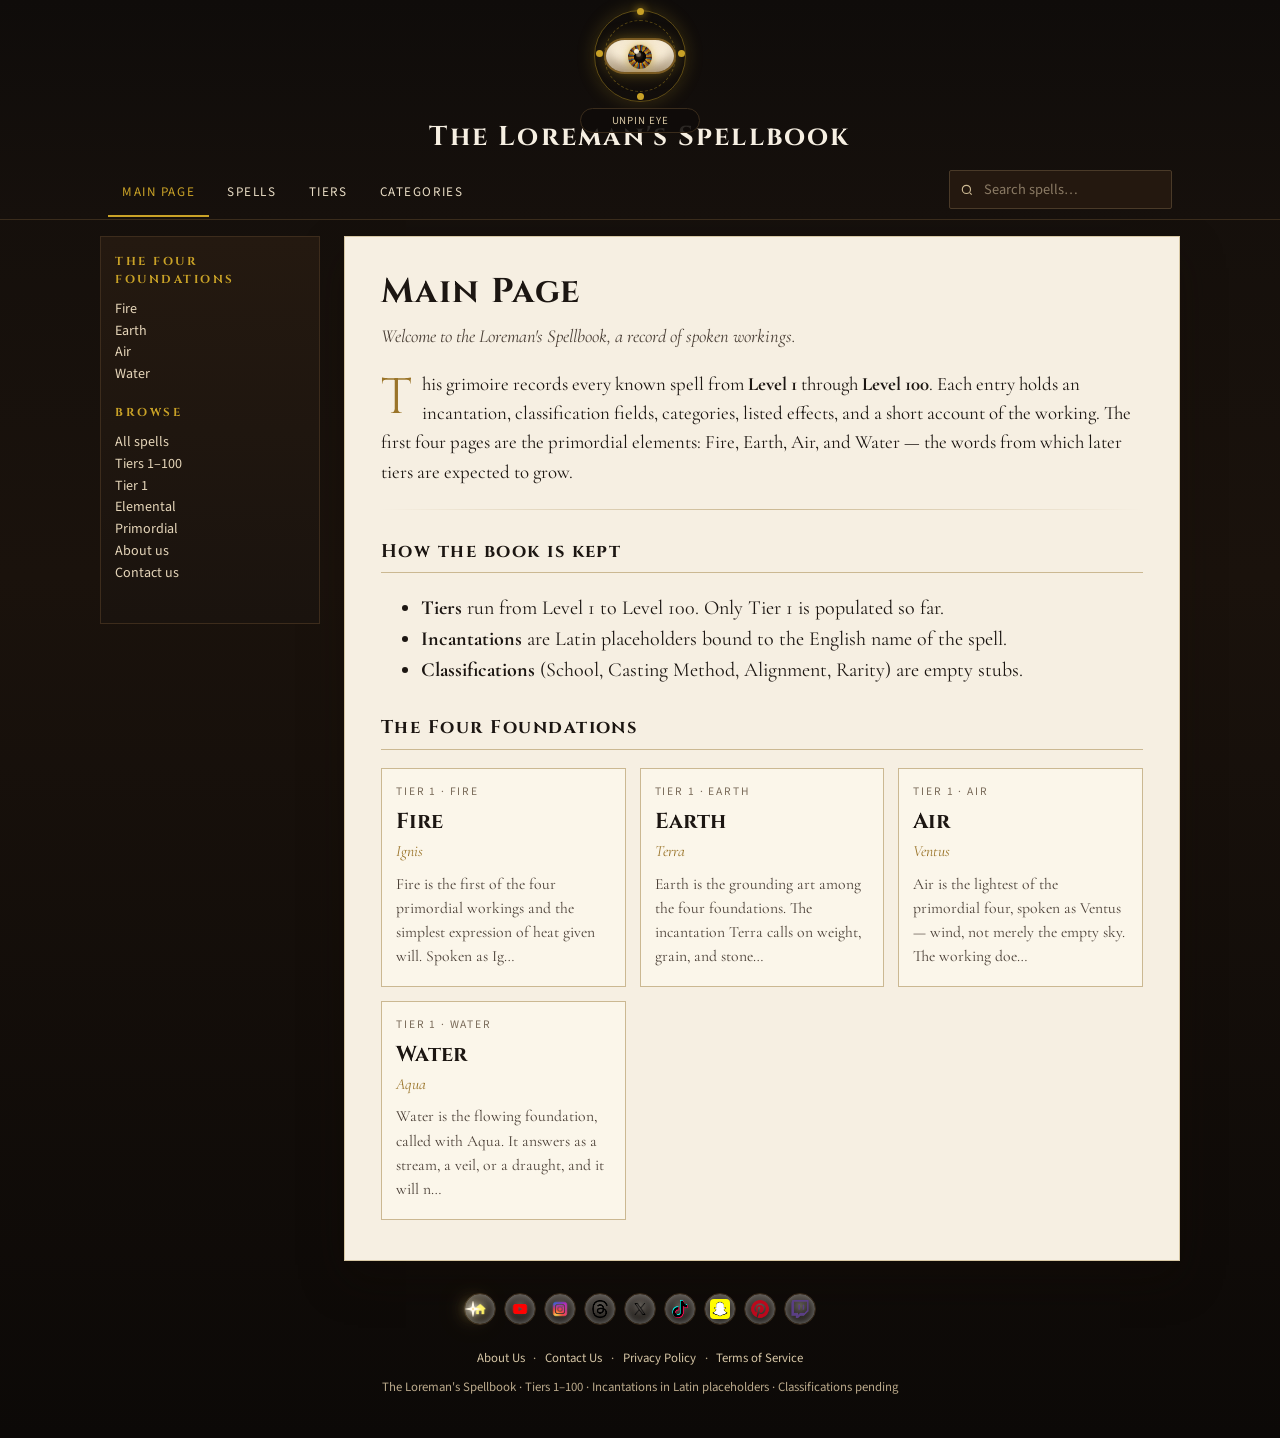
<file: index.html>
<!DOCTYPE html>
<html lang="en">
  <head>
    <meta charset="UTF-8" />
    <meta name="viewport" content="width=device-width, initial-scale=1" />
    <script async src="https://pagead2.googlesyndication.com/pagead/js/adsbygoogle.js?client=ca-pub-7643949929679794"
     crossorigin="anonymous"></script>
    <meta name="google-adsense-account" content="ca-pub-7643949929679794" />
    <!-- Google tag (gtag.js) -->
    <script async src="https://www.googletagmanager.com/gtag/js?id=G-6ZY7LZ5NB1"></script>
    <script>
      window.dataLayer = window.dataLayer || [];
      function gtag(){dataLayer.push(arguments);}
      gtag('js', new Date());

      gtag('config', 'G-6ZY7LZ5NB1');
    </script>
    <title>The Loreman's Spellbook</title>
    <meta
      name="description"
      content="The Loreman's Spellbook is a grimoire of spoken workings from tier 1 to 100. Browse Fire, Earth, Air, and Water — the four primordial elemental spells."
    />
    <meta name="author" content="Cristian Paez Jr" />
    <meta name="robots" content="index, follow, max-image-preview:large, max-snippet:-1, max-video-preview:-1" />
    <meta name="theme-color" content="#0f0c0a" />
    <meta name="color-scheme" content="dark light" />
    <meta name="application-name" content="The Loreman's Spellbook" />
    <link rel="canonical" href="https://theloreman.com/" />
    <link rel="icon" href="favicon-512.png" type="image/png" sizes="512x512" />
    <link rel="icon" href="favicon.ico" sizes="32x32" />
    <link rel="apple-touch-icon" href="apple-touch-icon.png" />
    <meta property="og:type" content="website" />
    <meta property="og:site_name" content="The Loreman's Spellbook" />
    <meta property="og:locale" content="en_US" />
    <meta property="og:title" content="The Loreman's Spellbook" />
    <meta
      property="og:description"
      content="The Loreman's Spellbook is a grimoire of spoken workings from tier 1 to 100. Browse Fire, Earth, Air, and Water — the four primordial elemental spells."
    />
    <meta property="og:url" content="https://theloreman.com/" />
    <meta property="og:image" content="https://theloreman.com/og-image.png" />
    <meta property="og:image:alt" content="The Loreman's Spellbook — a grimoire of the spoken arts" />
    <meta property="og:image:width" content="1200" />
    <meta property="og:image:height" content="630" />
    <meta name="twitter:card" content="summary_large_image" />
    <meta name="twitter:site" content="@iamchrispjr" />
    <meta name="twitter:title" content="The Loreman's Spellbook" />
    <meta
      name="twitter:description"
      content="The Loreman's Spellbook is a grimoire of spoken workings from tier 1 to 100. Browse Fire, Earth, Air, and Water — the four primordial elemental spells."
    />
    <meta name="twitter:image" content="https://theloreman.com/og-image.png" />
    <script type="application/ld+json" id="structured-data">
      {
        "@context": "https://schema.org",
        "@type": "WebSite",
        "name": "The Loreman's Spellbook",
        "url": "https://theloreman.com/",
        "description": "The Loreman's Spellbook is a grimoire of spoken workings from tier 1 to 100. Browse Fire, Earth, Air, and Water — the four primordial elemental spells.",
        "inLanguage": "en",
        "author": {
          "@type": "Person",
          "name": "Cristian Paez Jr",
          "url": "https://www.iamchrispaezjr.com",
          "sameAs": [
            "https://www.youtube.com/channel/UCWYtgKKmHAml5dol4--5GJQ",
            "https://www.instagram.com/iamchrispaezjr",
            "https://x.com/iamchrispjr"
          ]
        }
      }
    </script>
    <link rel="preconnect" href="https://fonts.googleapis.com" />
    <link rel="preconnect" href="https://fonts.gstatic.com" crossorigin />
    <link
      href="https://fonts.googleapis.com/css2?family=Cinzel:wght@600;700&family=Cormorant+Garamond:ital,wght@0,500;0,600;1,500;1,600&family=Source+Sans+3:wght@400;600&display=swap"
      rel="stylesheet"
    />
    <link rel="stylesheet" href="css/spellbook.css" />
  </head>
  <body>
    <svg class="sparkle-defs" aria-hidden="true" focusable="false">
      <symbol id="sparkle-glyph" viewBox="0 0 32 32">
        <path fill="#fff8e4" d="M16 1.2l2.5 12.1L30.8 16l-12.3 2.7L16 30.8l-2.5-12.1L1.2 16l12.3-2.7z" />
        <path fill="#fff" d="M16 7.2l1.15 7.1L24.8 16l-7.65 1.7L16 24.8l-1.15-7.1L7.2 16l7.65-1.7z" />
        <circle cx="16" cy="16" r="2.1" fill="#ffe9a8" />
      </symbol>
    </svg>
    <header class="site-header">
      <a
        class="donate-button"
        href="https://www.paypal.com/donate/?hosted_button_id=XRLVQFNNNTMAG"
        target="_blank"
        rel="noopener noreferrer"
      >
        Donate
      </a>
      <div class="donate-beam" id="donate-beam" aria-hidden="true"></div>
      <div class="donate-burst" id="donate-burst" aria-hidden="true"></div>
      <div class="header-inner">
        <div class="watcher-slot">
          <div class="watcher-cluster is-sticky" id="watcher-cluster">
            <div class="watcher" id="watcher" role="button" tabindex="0" aria-label="Watcher eye, click to blink">
              <div class="watcher-ring"></div>
              <div class="watcher-eye">
                <div class="watcher-iris" id="watcher-iris">
                  <span class="watcher-pupil"></span>
                  <span class="watcher-gleam"></span>
                </div>
                <div class="watcher-lid"></div>
              </div>
            </div>
            <button type="button" class="watcher-toggle" id="watcher-toggle" aria-pressed="true">Unpin eye</button>
          </div>
        </div>
        <a class="brand" href="#/">
          <h1>The Loreman's Spellbook</h1>
        </a>
        <div class="nav-row">
          <nav class="main-nav" aria-label="Primary">
            <a href="#/" data-nav="home">Main Page</a>
            <a href="#/spells" data-nav="spells">Spells</a>
            <a href="#/tiers" data-nav="tiers">Tiers</a>
            <a href="#/categories" data-nav="categories">Categories</a>
          </nav>
          <div class="search-box">
            <label class="visually-hidden" for="spell-search" style="position:absolute;left:-9999px">Search spells</label>
            <input id="spell-search" type="search" placeholder="Search spells…" autocomplete="off" />
            <div id="search-results" class="search-results" hidden></div>
          </div>
        </div>
      </div>
    </header>

    <div class="ad-band">
      <aside class="ad-slot ad-slot--leaderboard" aria-label="Advertisement">
        <div
          class="ad-slot-inner"
          data-ad-client=""
          data-ad-slot=""
          data-ad-format="horizontal"
          data-ad-placement="header"
        >
          Advertisement
        </div>
      </aside>
    </div>

    <div class="layout">
      <aside class="rail" aria-label="Spellbook navigation">
        <h2>The Four Foundations</h2>
        <ul id="foundation-list"></ul>
        <h2>Browse</h2>
        <ul>
          <li><a href="#/spells">All spells</a></li>
          <li><a href="#/tiers">Tiers 1–100</a></li>
          <li><a href="#/tier/1">Tier 1</a></li>
          <li><a href="#/category/elemental">Elemental</a></li>
          <li><a href="#/category/primordial">Primordial</a></li>
          <li><a href="#/about">About us</a></li>
          <li><a href="#/contact">Contact us</a></li>
        </ul>
        <aside class="ad-slot ad-slot--rail" aria-label="Advertisement">
          <div
            class="ad-slot-inner"
            data-ad-client=""
            data-ad-slot=""
            data-ad-format="rectangle"
            data-ad-placement="sidebar"
          >
            Advertisement
          </div>
        </aside>
      </aside>
      <main id="page" class="page"></main>
    </div>

    <div class="ad-band">
      <aside class="ad-slot ad-slot--leaderboard" aria-label="Advertisement">
        <div
          class="ad-slot-inner"
          data-ad-client=""
          data-ad-slot=""
          data-ad-format="horizontal"
          data-ad-placement="footer"
        >
          Advertisement
        </div>
      </aside>
    </div>

    <footer class="site-footer">
      <div class="social-orbit">
        <nav class="social-links" aria-label="Cristian Paez Jr on the web">
        <a href="https://www.iamchrispaezjr.com" aria-label="Home">
          <img class="social-icon-home" src="icons-spellbook/home.png" alt="" width="22" height="22" />
        </a>
        <a href="https://www.youtube.com/channel/UCWYtgKKmHAml5dol4--5GJQ" target="_blank" rel="noopener noreferrer" aria-label="YouTube">
          <img src="icons-spellbook/youtube.png" alt="" width="22" height="22" />
        </a>
        <a href="https://www.instagram.com/iamchrispaezjr" target="_blank" rel="noopener noreferrer" aria-label="Instagram">
          <img src="icons-spellbook/instagram.png" alt="" width="22" height="22" />
        </a>
        <a href="https://www.threads.com/@iamchrispaezjr" target="_blank" rel="noopener noreferrer" aria-label="Threads">
          <img src="icons-spellbook/threads.png" alt="" width="22" height="22" />
        </a>
        <a href="https://x.com/iamchrispjr" target="_blank" rel="noopener noreferrer" aria-label="X">
          <img src="icons-spellbook/x.png" alt="" width="22" height="22" />
        </a>
        <a href="https://www.tiktok.com/@iamchrispaezjr" target="_blank" rel="noopener noreferrer" aria-label="TikTok">
          <img src="icons-spellbook/tiktok.png" alt="" width="22" height="22" />
        </a>
        <a href="https://www.snapchat.com/@iamchrispaezjr" target="_blank" rel="noopener noreferrer" aria-label="Snapchat">
          <img src="icons-spellbook/snapchat.png" alt="" width="22" height="22" />
        </a>
        <a href="https://www.pinterest.com/iamchrispaezjroff/" target="_blank" rel="noopener noreferrer" aria-label="Pinterest">
          <img src="icons-spellbook/pinterest.png" alt="" width="22" height="22" />
        </a>
        <a href="https://www.twitch.tv/iamchrispaezjr" target="_blank" rel="noopener noreferrer" aria-label="Twitch">
          <img src="icons-spellbook/twitch.png" alt="" width="22" height="22" />
        </a>
      </nav>
        <svg class="social-sparkle social-sparkle--front" viewBox="0 0 32 32" aria-hidden="true" focusable="false">
          <use href="#sparkle-glyph" />
        </svg>
        <svg class="social-sparkle social-sparkle--back" viewBox="0 0 32 32" aria-hidden="true" focusable="false">
          <use href="#sparkle-glyph" />
        </svg>
      </div>
      <nav class="footer-legal" aria-label="About and legal">
        <a href="#/about">About Us</a>
        <span aria-hidden="true">·</span>
        <a href="#/contact">Contact Us</a>
        <span aria-hidden="true">·</span>
        <a href="#/privacy">Privacy Policy</a>
        <span aria-hidden="true">·</span>
        <a href="#/terms">Terms of Service</a>
      </nav>
      The Loreman's Spellbook · Tiers 1–100 · Incantations in Latin placeholders · Classifications pending
    </footer>

    <script src="js/spells.js"></script>
    <script src="js/app.js"></script>
    <script src="js/watcher.js"></script>
    <script src="js/donate-laser.js"></script>
  </body>
</html>
</file>
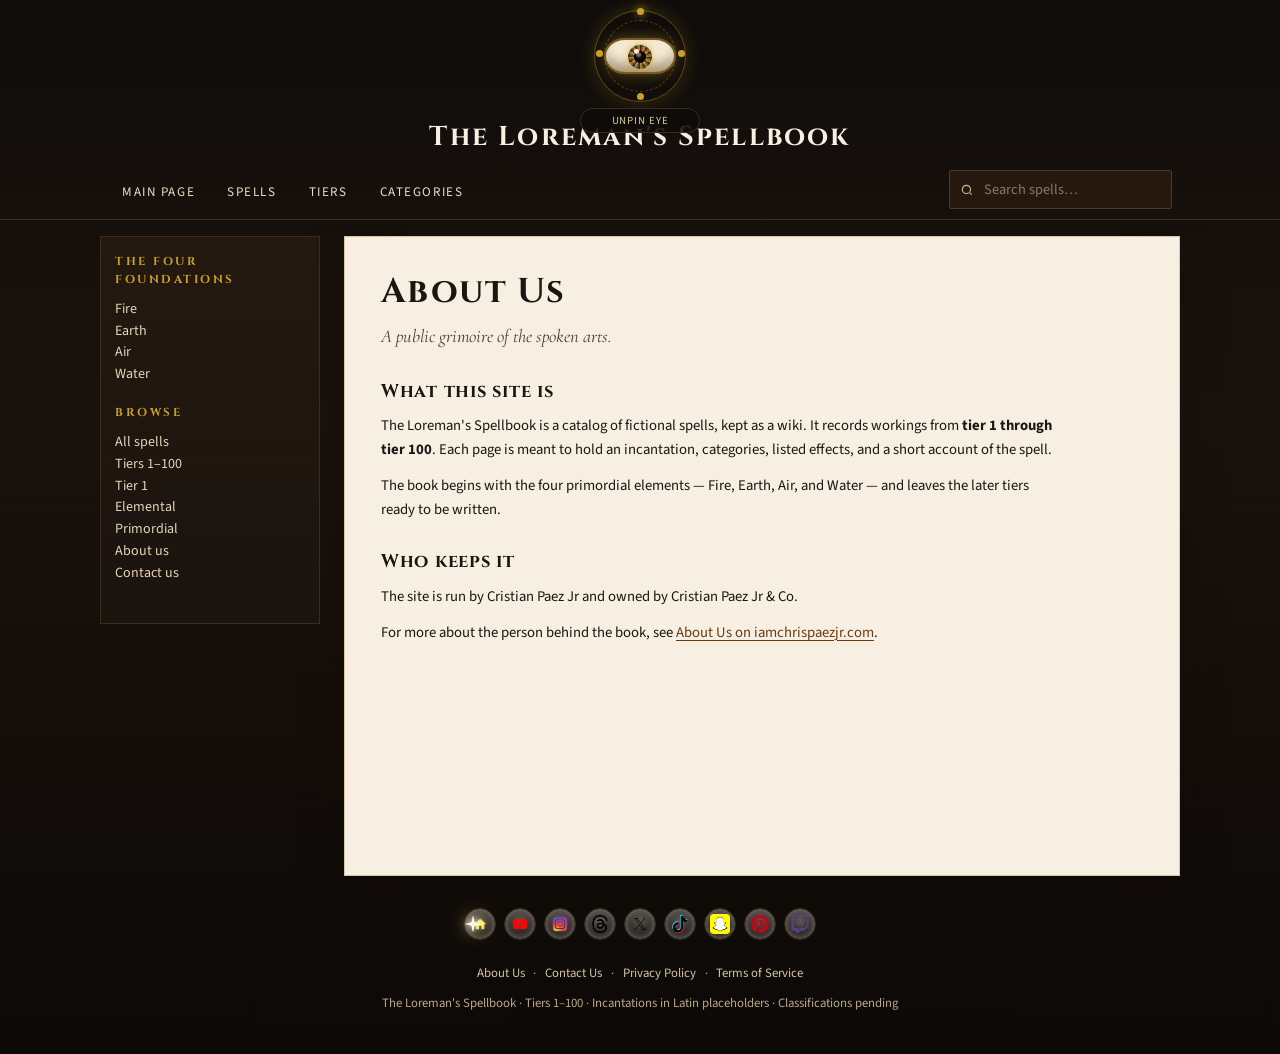
<file: about.html>
<!DOCTYPE html>
<html lang="en">
  <head>
    <meta charset="UTF-8" />
    <title>About Us — The Loreman's Spellbook</title>
    <script async src="https://pagead2.googlesyndication.com/pagead/js/adsbygoogle.js?client=ca-pub-7643949929679794"
     crossorigin="anonymous"></script>
    <meta name="google-adsense-account" content="ca-pub-7643949929679794" />
    <link rel="canonical" href="https://theloreman.com/#/about" />
    <script>
      location.replace("/#/about");
    </script>
    <meta http-equiv="refresh" content="0; url=/#/about" />
  </head>
  <body>
    <p><a href="/#/about">About Us</a></p>
  </body>
</html>
</file>
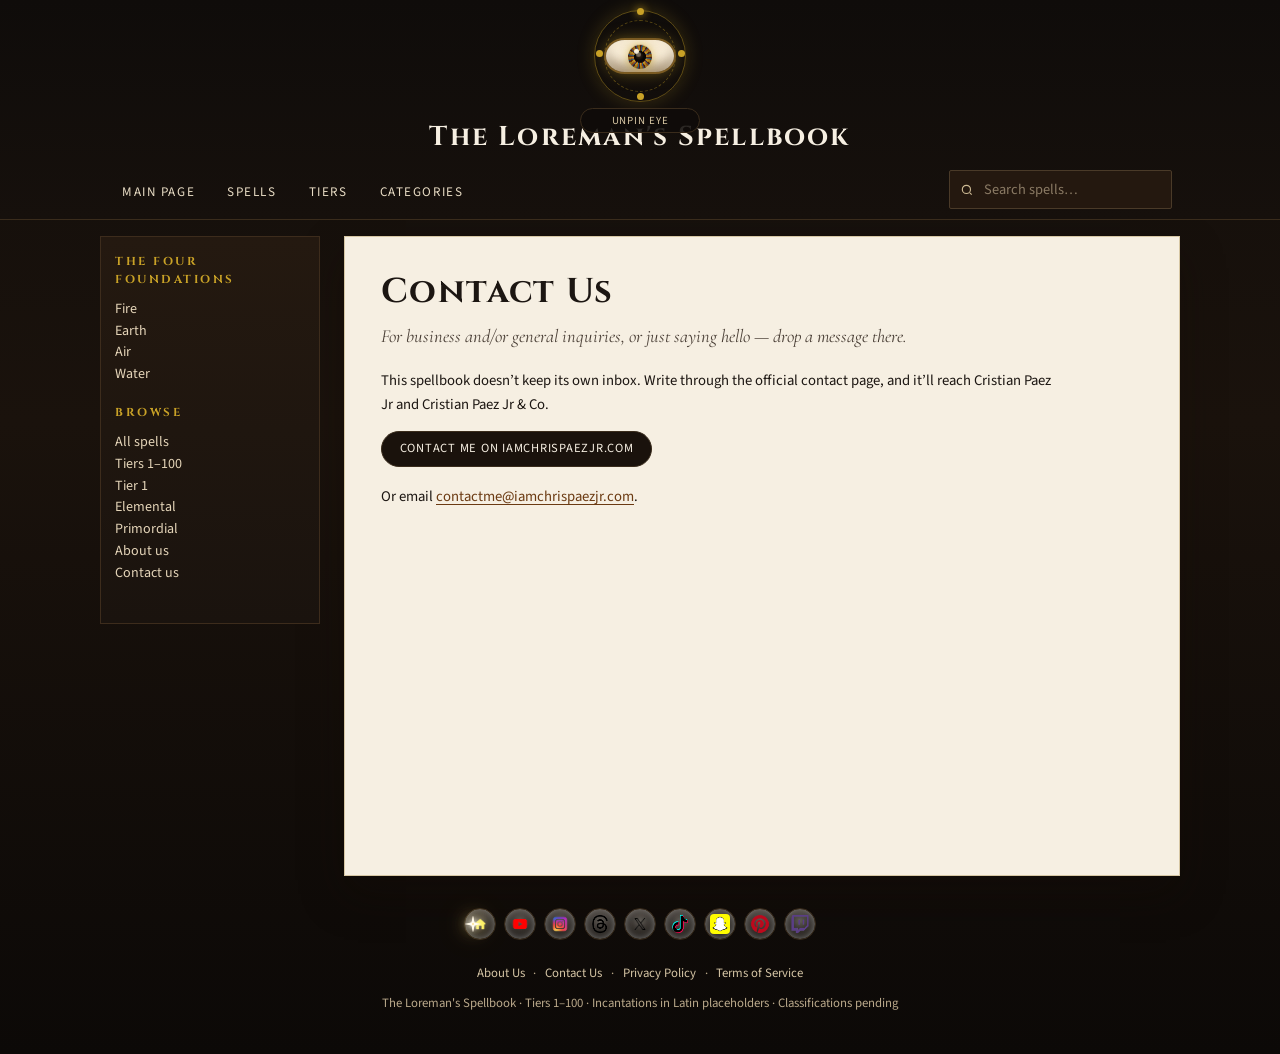
<file: contact.html>
<!DOCTYPE html>
<html lang="en">
  <head>
    <meta charset="UTF-8" />
    <title>Contact Us — The Loreman's Spellbook</title>
    <script async src="https://pagead2.googlesyndication.com/pagead/js/adsbygoogle.js?client=ca-pub-7643949929679794"
     crossorigin="anonymous"></script>
    <meta name="google-adsense-account" content="ca-pub-7643949929679794" />
    <link rel="canonical" href="https://theloreman.com/#/contact" />
    <script>
      location.replace("/#/contact");
    </script>
    <meta http-equiv="refresh" content="0; url=/#/contact" />
  </head>
  <body>
    <p><a href="/#/contact">Contact Us</a></p>
  </body>
</html>
</file>
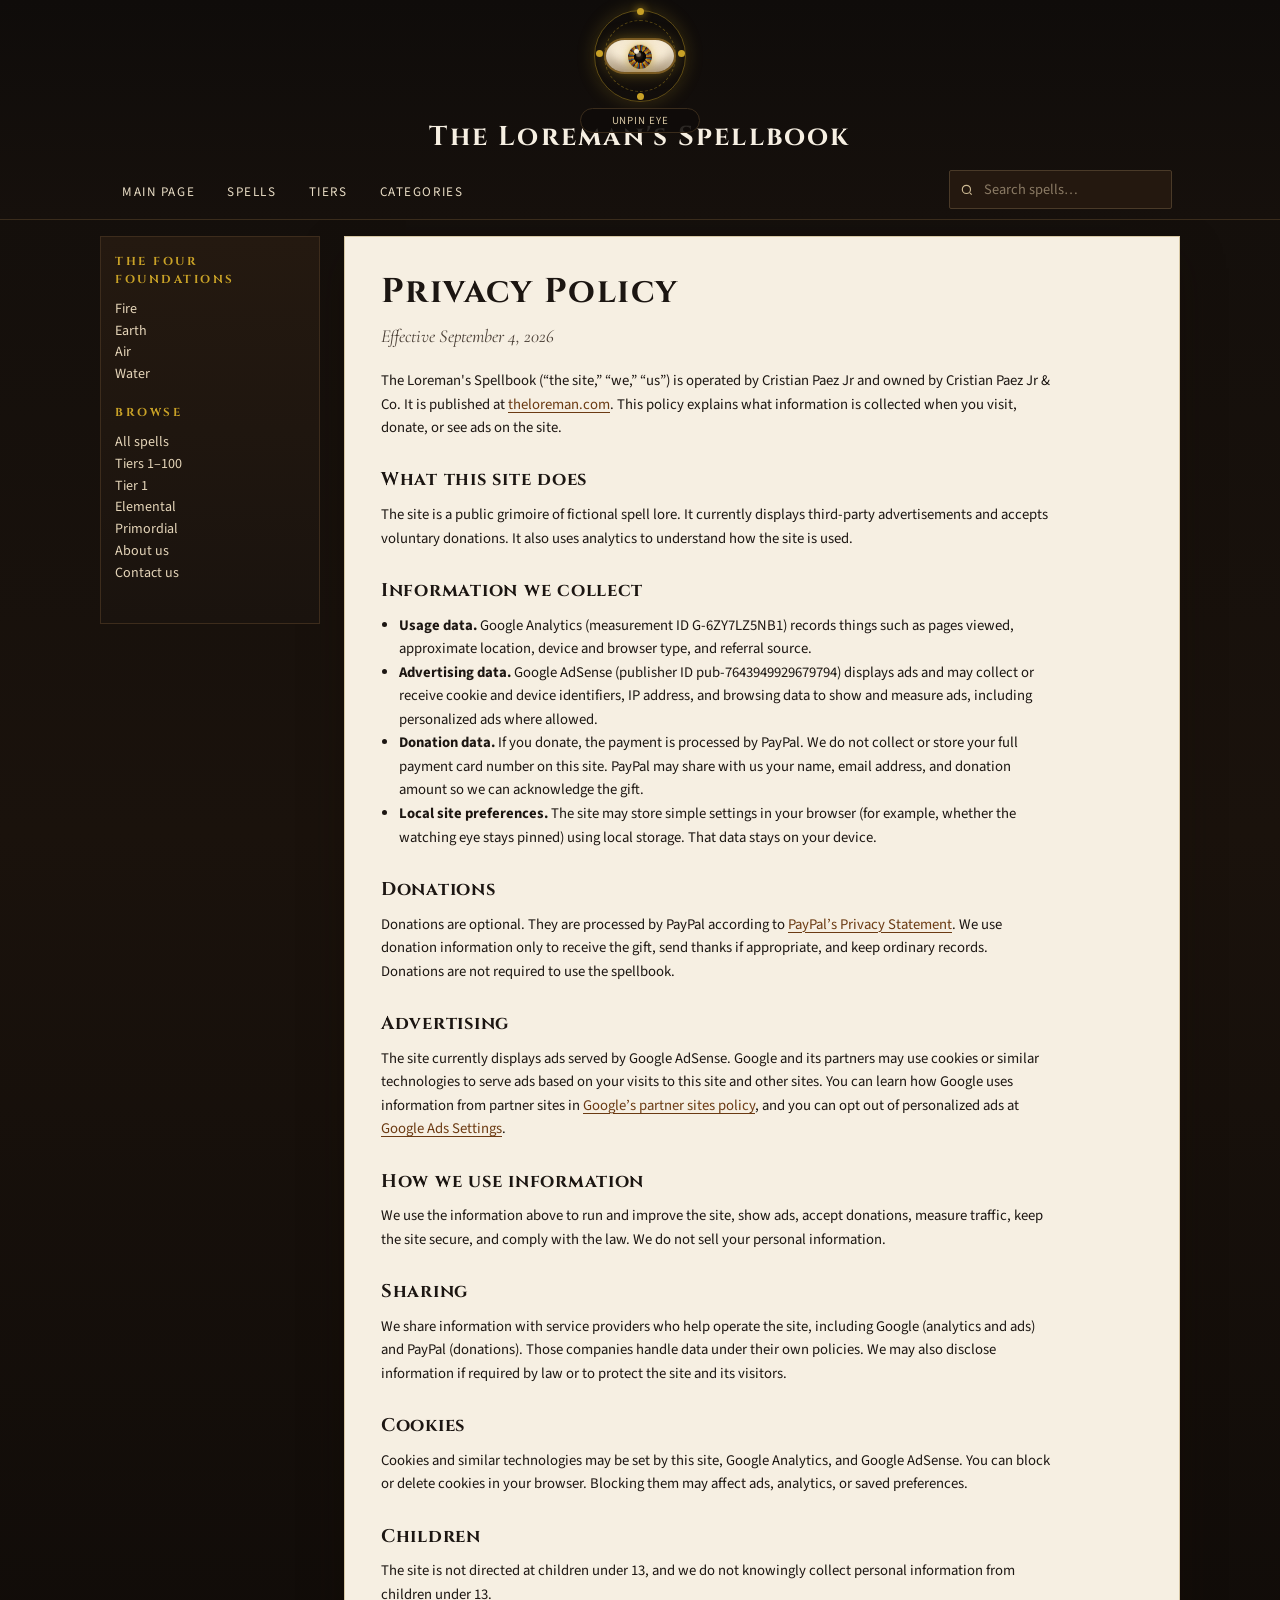
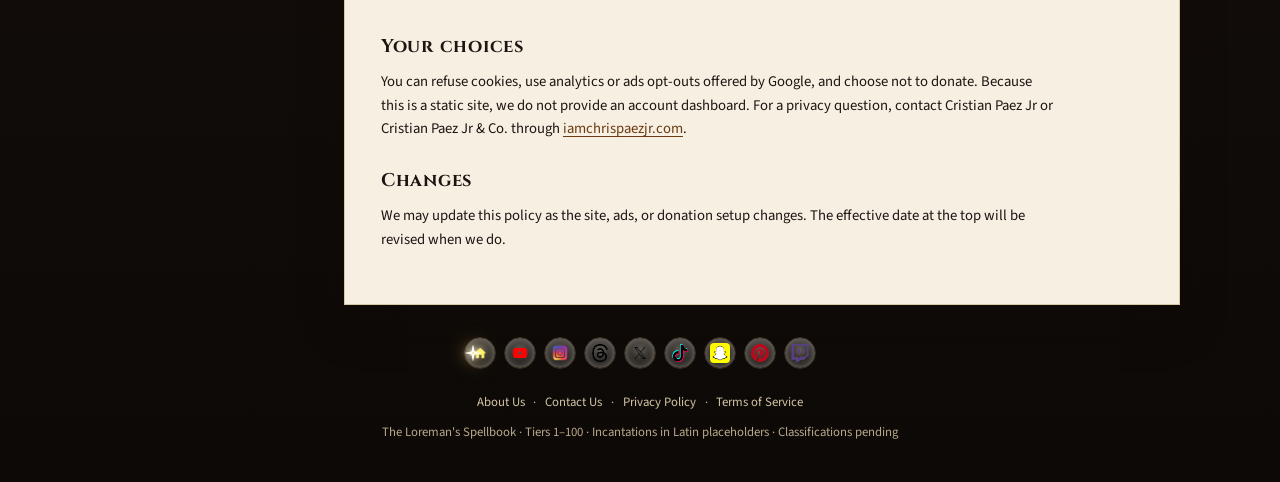
<file: privacy.html>
<!DOCTYPE html>
<html lang="en">
  <head>
    <meta charset="UTF-8" />
    <title>Privacy Policy — The Loreman's Spellbook</title>
    <script async src="https://pagead2.googlesyndication.com/pagead/js/adsbygoogle.js?client=ca-pub-7643949929679794"
     crossorigin="anonymous"></script>
    <meta name="google-adsense-account" content="ca-pub-7643949929679794" />
    <link rel="canonical" href="https://theloreman.com/#/privacy" />
    <script>
      location.replace("/#/privacy");
    </script>
    <meta http-equiv="refresh" content="0; url=/#/privacy" />
  </head>
  <body>
    <p><a href="/#/privacy">Privacy Policy</a></p>
  </body>
</html>
</file>
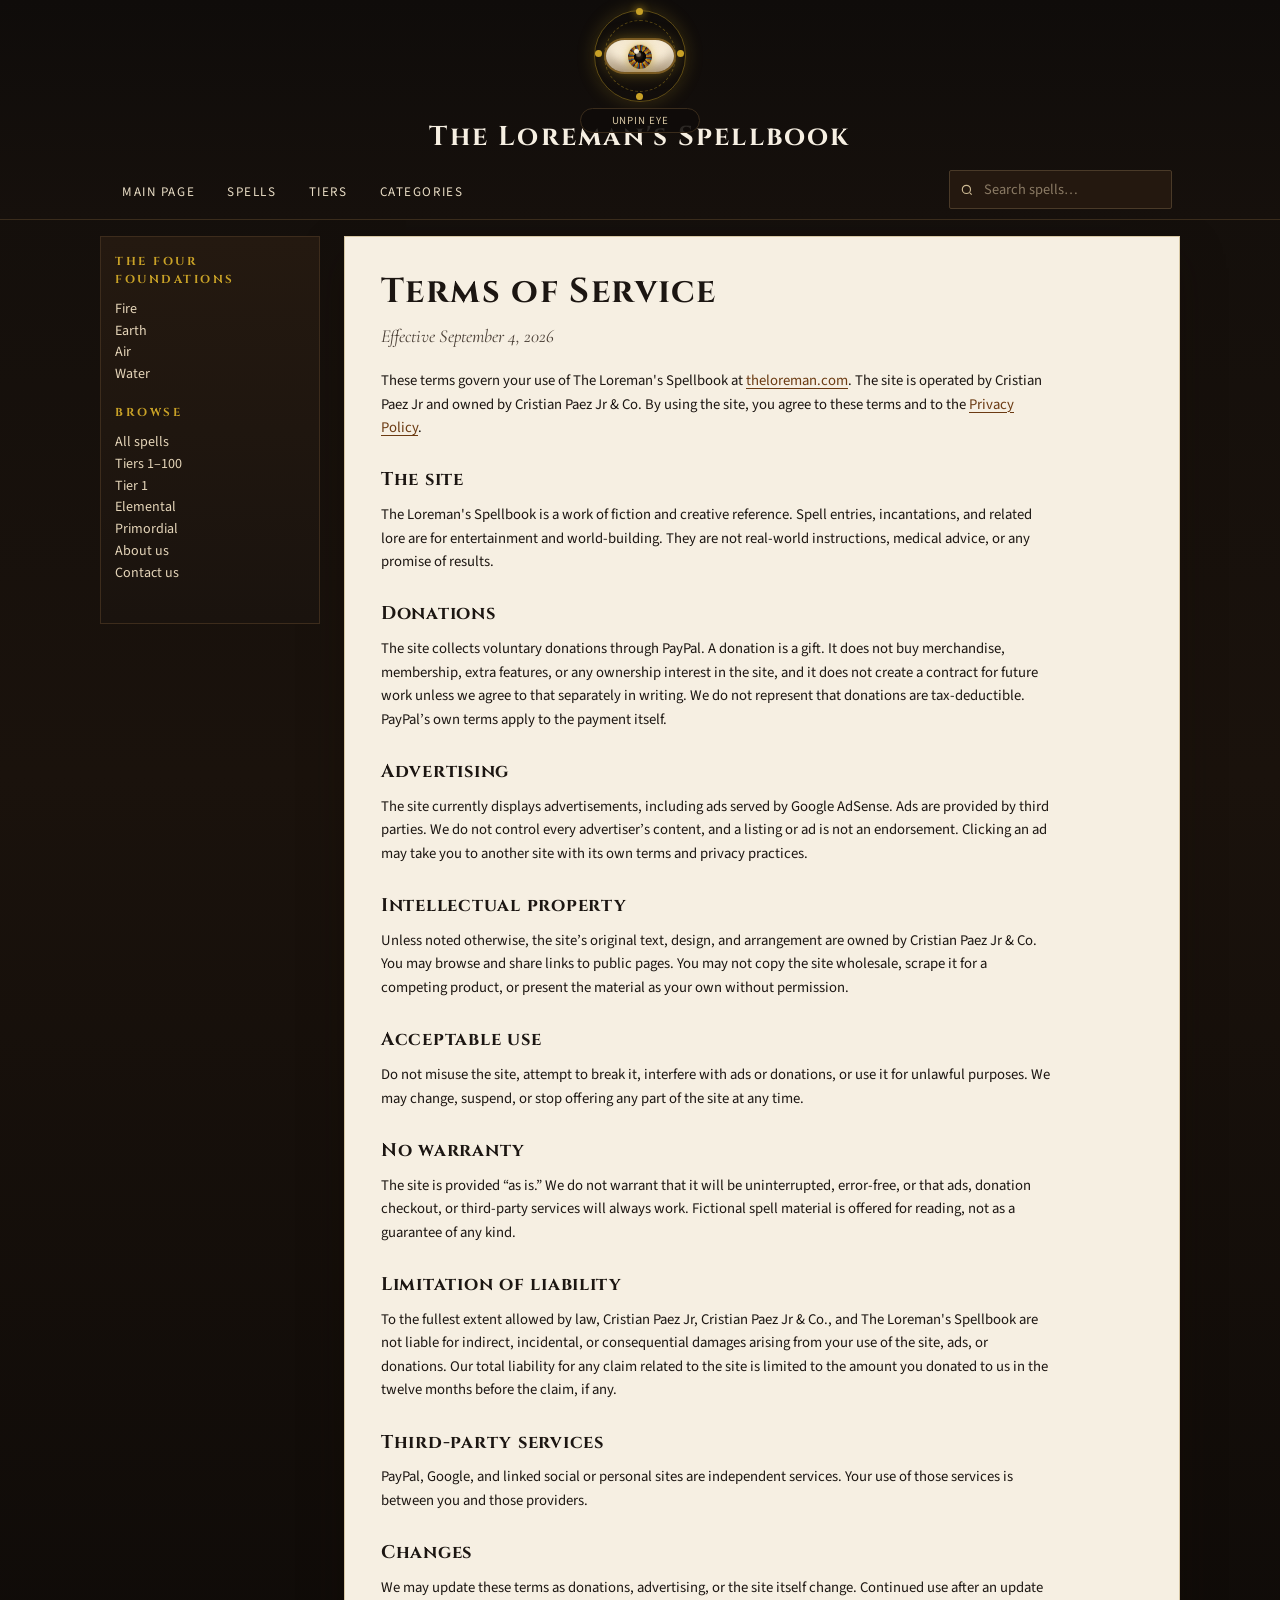
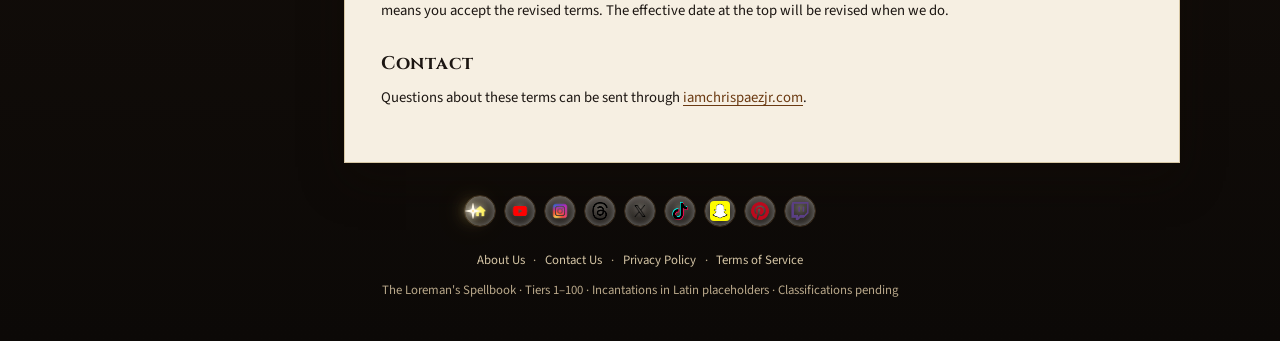
<file: terms.html>
<!DOCTYPE html>
<html lang="en">
  <head>
    <meta charset="UTF-8" />
    <title>Terms of Service — The Loreman's Spellbook</title>
    <script async src="https://pagead2.googlesyndication.com/pagead/js/adsbygoogle.js?client=ca-pub-7643949929679794"
     crossorigin="anonymous"></script>
    <meta name="google-adsense-account" content="ca-pub-7643949929679794" />
    <link rel="canonical" href="https://theloreman.com/#/terms" />
    <script>
      location.replace("/#/terms");
    </script>
    <meta http-equiv="refresh" content="0; url=/#/terms" />
  </head>
  <body>
    <p><a href="/#/terms">Terms of Service</a></p>
  </body>
</html>
</file>
<file: css/spellbook.css>
:root {
  --ink: #1c1612;
  --ink-soft: #4a3f36;
  --parchment: #f6efe2;
  --parchment-deep: #ebe1cc;
  --rule: #cbb892;
  --gold: #9a7429;
  --gold-bright: #c9a227;
  --leather: #1a120c;
  --leather-mid: #2a1d14;
  --nav: #0f0c0a;
  --muted: #7a6b5a;
  --stub: #8a7358;
  --fire: #c45c1a;
  --earth: #6b7a32;
  --air: #5b8aa8;
  --water: #2a6f86;
  --link: #6b3a12;
  --link-hover: #9a7429;
  --shadow: 0 18px 40px rgba(20, 12, 6, 0.35);
  --serif: "Cormorant Garamond", "Palatino Linotype", Palatino, serif;
  --display: "Cinzel", "Times New Roman", serif;
  --sans: "Source Sans 3", "Segoe UI", sans-serif;
}

*,
*::before,
*::after {
  box-sizing: border-box;
}

html {
  scroll-behavior: smooth;
}

body {
  margin: 0;
  min-height: 100vh;
  color: var(--ink);
  background:
    radial-gradient(1200px 600px at 50% -10%, rgba(201, 162, 39, 0.08), transparent 55%),
    linear-gradient(180deg, #120e0b 0%, var(--leather) 40%, #0c0907 100%);
  font-family: var(--serif);
  font-size: 20px;
  line-height: 1.55;
}

a {
  color: var(--link);
  text-decoration-thickness: 1px;
  text-underline-offset: 3px;
}

a:hover {
  color: var(--link-hover);
}

.sparkle-defs {
  position: absolute;
  width: 0;
  height: 0;
  overflow: hidden;
}

.site-header {
  position: relative;
  background: linear-gradient(180deg, var(--nav), #16100c);
  border-bottom: 1px solid #3a2c1c;
  color: var(--parchment);
}

.header-inner {
  max-width: 1120px;
  margin: 0 auto;
  padding: 18px 28px 0;
  display: flex;
  flex-direction: column;
  align-items: center;
}

.watcher-slot {
  width: auto;
  min-width: 92px;
  min-height: 92px;
  margin: 0 auto 6px;
  display: flex;
  justify-content: center;
}

.watcher-cluster {
  display: flex;
  flex-direction: column;
  align-items: center;
}

.watcher-cluster.is-sticky {
  position: fixed;
  top: 10px;
  left: 50%;
  z-index: 60;
  transform: translateX(-50%);
}

body:not(.eye-sticky) .watcher-cluster {
  position: static;
  top: auto;
  left: auto;
  transform: none;
}

.watcher {
  position: relative;
  z-index: 60;
  width: 92px;
  height: 92px;
  margin: 0;
  display: grid;
  place-items: center;
  pointer-events: auto;
  cursor: pointer;
}

.watcher:focus-visible {
  outline: 2px solid var(--gold-bright);
  outline-offset: 4px;
  border-radius: 50%;
}

.watcher-toggle {
  appearance: none;
  -webkit-appearance: none;
  position: relative;
  z-index: 61;
  margin: 6px 0 0;
  padding: 5px 16px;
  border: 1px solid #3a2c1c;
  border-radius: 999px;
  background: rgba(15, 12, 10, 0.88);
  color: #d8c7a4;
  font-family: var(--sans);
  font-size: 0.68rem;
  letter-spacing: 0.08em;
  line-height: 1.2;
  text-transform: uppercase;
  cursor: pointer;
  opacity: 0;
  pointer-events: none;
  white-space: nowrap;
  width: max-content;
  min-width: 7.5rem;
  height: auto;
  flex-shrink: 0;
  transition: opacity 0.35s ease, color 0.15s ease, border-color 0.15s ease;
}

.watcher-toggle.is-near,
.watcher-toggle:focus-visible {
  opacity: 1;
  pointer-events: auto;
}

.watcher-toggle:hover,
.watcher-toggle:focus-visible {
  color: var(--gold-bright);
  border-color: var(--gold-bright);
  outline: none;
}

@media (hover: none) {
  .watcher-toggle {
    opacity: 1;
    pointer-events: auto;
  }
}

body.eye-sticky .rail {
  top: 112px;
}

.watcher-ring {
  position: absolute;
  inset: 0;
  border-radius: 50%;
  border: 1px solid rgba(201, 162, 39, 0.42);
  box-shadow: 0 0 18px rgba(201, 162, 39, 0.22);
  animation: watcher-spin 28s linear infinite;
}

.watcher-ring::before,
.watcher-ring::after {
  content: "";
  position: absolute;
  border-radius: 50%;
}

.watcher-ring::before {
  inset: 9px;
  border: 1px dashed rgba(201, 162, 39, 0.38);
}

.watcher-ring::after {
  top: -3px;
  left: 50%;
  width: 7px;
  height: 7px;
  margin-left: -3.5px;
  background: var(--gold-bright);
  box-shadow:
    0 85px 0 var(--gold-bright),
    41px 42px 0 var(--gold-bright),
    -41px 42px 0 var(--gold-bright),
    0 0 8px var(--gold-bright);
}

.watcher-eye {
  width: 68px;
  height: 32px;
  position: relative;
  overflow: hidden;
  border-radius: 50% 50% 50% 50% / 90% 90% 90% 90%;
  background:
    radial-gradient(120% 90% at 50% 40%, #fff8ea 0%, #e8d7b8 58%, #b8945a 100%);
  box-shadow:
    0 0 0 2px #7a5a22,
    0 0 16px rgba(201, 162, 39, 0.55),
    inset 0 6px 8px rgba(255, 248, 230, 0.5),
    inset 0 -8px 10px rgba(40, 22, 8, 0.28);
}

.watcher-iris {
  position: absolute;
  top: 50%;
  left: 50%;
  width: 24px;
  height: 24px;
  margin: -12px 0 0 -12px;
  border-radius: 50%;
  background:
    radial-gradient(circle at 50% 50%, #0a0604 0 34%, transparent 36%),
    repeating-conic-gradient(
      from 20deg,
      #c9a227 0 12deg,
      #6b1c12 12deg 18deg,
      #2a6f86 18deg 24deg,
      #c45c1a 24deg 30deg
    );
  box-shadow:
    0 0 10px rgba(201, 162, 39, 0.7),
    inset 0 0 6px rgba(0, 0, 0, 0.65);
  will-change: transform;
}

.watcher-pupil {
  position: absolute;
  inset: 32%;
  border-radius: 50%;
  background: radial-gradient(circle at 40% 35%, #3a2414 0%, #070504 70%);
}

.watcher-gleam {
  position: absolute;
  top: 4px;
  left: 6px;
  width: 5px;
  height: 5px;
  border-radius: 50%;
  background: rgba(255, 248, 230, 0.95);
  box-shadow: 2px 3px 0 0 rgba(255, 248, 230, 0.35);
}

.watcher-lid {
  position: absolute;
  inset: -2px;
  background: linear-gradient(180deg, #1a120c 0%, #2a1d14 100%);
  transform: scaleY(0);
  transform-origin: center;
  z-index: 2;
}

.watcher.is-blinking .watcher-lid {
  animation: watcher-blink 0.32s ease-in-out;
}

@keyframes watcher-spin {
  to {
    transform: rotate(360deg);
  }
}

@keyframes watcher-blink {
  0%,
  100% {
    transform: scaleY(0);
  }
  45%,
  55% {
    transform: scaleY(1);
  }
}

@media (prefers-reduced-motion: reduce) {
  .watcher-ring {
    animation: none;
  }

  .watcher.is-blinking .watcher-lid {
    animation-duration: 0.01ms;
  }

  .social-sparkle,
  .social-sparkle use {
    animation: none;
  }

  .social-sparkle {
    display: none;
  }

  .donate-beam,
  .donate-burst,
  .donate-button.is-materializing {
    animation: none;
  }

  .donate-button.is-revealed {
    opacity: 1;
  }
}

.brand {
  display: block;
  text-align: center;
  text-decoration: none;
  color: inherit;
  margin: 0 0 12px;
}

.brand h1 {
  margin: 0;
  font-family: var(--display);
  font-weight: 700;
  font-size: 1.7rem;
  letter-spacing: 0.08em;
}

.social-orbit {
  position: relative;
  isolation: isolate;
  display: flex;
  justify-content: center;
  width: fit-content;
  max-width: 100%;
  margin: 0 auto 14px;
  padding: 8px 0;
  overflow: visible;
}

.donate-button {
  position: absolute;
  top: 12px;
  right: 12px;
  z-index: 21;
  display: inline-flex;
  align-items: center;
  padding: 7px 14px;
  border: 1px solid var(--gold);
  border-radius: 999px;
  background: linear-gradient(180deg, #3a2a12, #24180f);
  color: var(--gold-bright);
  font-family: var(--sans);
  font-size: 0.72rem;
  font-weight: 600;
  letter-spacing: 0.14em;
  text-transform: uppercase;
  text-decoration: none;
  opacity: 0;
  pointer-events: none;
  box-shadow:
    inset 0 0 8px rgba(255, 245, 230, 0.12),
    0 0 10px rgba(201, 162, 39, 0.18);
}

.donate-button.is-revealed {
  opacity: 1;
  pointer-events: auto;
}

.donate-button.is-materializing {
  animation: donate-materialize 0.65s ease-out;
}

.donate-button:hover {
  color: #fff8e4;
  border-color: var(--gold-bright);
  box-shadow:
    inset 0 0 10px rgba(255, 245, 230, 0.2),
    0 0 14px rgba(201, 162, 39, 0.4);
}

.donate-beam {
  position: fixed;
  left: 0;
  top: 0;
  height: 4px;
  z-index: 70;
  pointer-events: none;
  transform-origin: 0 50%;
  opacity: 0;
  border-radius: 999px;
  background: linear-gradient(90deg, #fffef2 0%, #ffe08a 28%, #c9a227 72%, transparent 100%);
  box-shadow:
    0 0 8px #fff8e4,
    0 0 16px #c9a227,
    0 0 28px rgba(201, 162, 39, 0.7);
}

.donate-beam.is-firing {
  animation: donate-beam-shot 0.7s ease-out forwards;
}

.donate-burst {
  position: fixed;
  width: 34px;
  height: 34px;
  margin: -17px 0 0 -17px;
  z-index: 71;
  pointer-events: none;
  border-radius: 50%;
  opacity: 0;
  background: radial-gradient(circle, #fffef2 0%, #ffe08a 28%, rgba(201, 162, 39, 0.7) 52%, transparent 72%);
}

.donate-burst.is-popping {
  animation: donate-burst-pop 0.55s ease-out forwards;
}

.watcher.is-firing .watcher-eye {
  box-shadow:
    0 0 0 2px #7a5a22,
    0 0 22px rgba(255, 248, 230, 0.95),
    0 0 36px rgba(201, 162, 39, 0.85);
}

.watcher.is-firing .watcher-iris {
  filter: brightness(1.55) saturate(1.2);
}

@keyframes donate-beam-shot {
  0% {
    opacity: 1;
    transform: rotate(var(--beam-angle)) scaleX(0);
  }
  58% {
    opacity: 1;
    transform: rotate(var(--beam-angle)) scaleX(1);
  }
  100% {
    opacity: 0;
    transform: rotate(var(--beam-angle)) scaleX(1);
  }
}

@keyframes donate-burst-pop {
  0% {
    opacity: 0.95;
    transform: scale(0.2);
  }
  100% {
    opacity: 0;
    transform: scale(2.4);
  }
}

@keyframes donate-materialize {
  0% {
    opacity: 0;
    filter: brightness(2.2);
    box-shadow:
      inset 0 0 12px rgba(255, 245, 230, 0.5),
      0 0 22px rgba(201, 162, 39, 0.85);
  }
  100% {
    opacity: 1;
    filter: none;
  }
}

.social-links {
  display: flex;
  flex-wrap: wrap;
  justify-content: center;
  gap: 8px;
  margin: 0;
  position: relative;
  z-index: 1;
}

.social-sparkle {
  position: absolute;
  top: 50%;
  left: 0;
  width: 18px;
  height: 18px;
  margin-top: -9px;
  pointer-events: none;
  filter:
    drop-shadow(0 0 3px rgba(255, 255, 255, 0.95))
    drop-shadow(0 0 8px rgba(255, 232, 160, 0.85))
    drop-shadow(0 0 14px rgba(201, 162, 39, 0.45));
  animation: sparkle-orbit 7.5s ease-in-out infinite;
}

.social-sparkle--front {
  z-index: 2;
  animation:
    sparkle-orbit 7.5s ease-in-out infinite,
    sparkle-front 7.5s ease-in-out infinite;
}

.social-sparkle--back {
  z-index: 0;
  filter:
    drop-shadow(0 0 2px rgba(255, 255, 255, 0.45))
    drop-shadow(0 0 6px rgba(201, 162, 39, 0.25));
  animation:
    sparkle-orbit 7.5s ease-in-out infinite,
    sparkle-back 7.5s ease-in-out infinite;
}

.social-sparkle use {
  transform-box: fill-box;
  transform-origin: center;
  animation: sparkle-twinkle 1.6s ease-in-out infinite;
}

@keyframes sparkle-orbit {
  0%,
  100% {
    left: 0;
    transform: translateY(8px) scale(0.62);
  }
  4% {
    transform: translateY(-5px) scale(1.08);
  }
  46% {
    left: calc(100% - 18px);
    transform: translateY(-5px) scale(1.08);
  }
  50% {
    left: calc(100% - 18px);
    transform: translateY(8px) scale(0.62);
  }
  96% {
    left: 0;
    transform: translateY(8px) scale(0.62);
  }
}

@keyframes sparkle-front {
  0%,
  46% {
    opacity: 1;
  }
  50%,
  100% {
    opacity: 0;
  }
}

@keyframes sparkle-back {
  0%,
  46% {
    opacity: 0;
  }
  50%,
  96% {
    opacity: 0.45;
  }
  100% {
    opacity: 0;
  }
}

@keyframes sparkle-twinkle {
  0%,
  100% {
    transform: rotate(0deg) scale(1);
    opacity: 0.85;
  }
  50% {
    transform: rotate(45deg) scale(1.18);
    opacity: 1;
  }
}

.social-links a {
  display: grid;
  place-items: center;
  width: 32px;
  height: 32px;
  border-radius: 50%;
  background:
    radial-gradient(circle at 50% 40%, rgba(255, 248, 236, 0.34) 0%, rgba(255, 248, 236, 0.1) 46%, #0a0806 72%);
  border: 1px solid #3a2c1c;
  box-shadow:
    inset 0 0 7px rgba(255, 255, 255, 0.42),
    inset 0 0 14px rgba(255, 245, 230, 0.2);
  color: inherit;
  text-decoration: none;
  overflow: hidden;
  transition: transform 0.15s ease, border-color 0.15s ease, box-shadow 0.15s ease;
}

.social-links a:hover {
  transform: translateY(-2px);
  border-color: var(--gold-bright);
  box-shadow:
    inset 0 0 9px rgba(255, 255, 255, 0.5),
    inset 0 0 16px rgba(255, 245, 230, 0.24),
    0 0 10px rgba(201, 162, 39, 0.4);
  color: inherit;
}

.social-links img {
  width: 20px;
  height: 20px;
  object-fit: contain;
  display: block;
  border-radius: 4px;
  position: relative;
  z-index: 1;
}

.social-icon-home {
  filter: invert(86%) sepia(38%) saturate(620%) hue-rotate(2deg) brightness(1.05);
}

.nav-row {
  display: flex;
  flex-wrap: wrap;
  align-items: center;
  gap: 8px 18px;
  padding-bottom: 0;
  border-bottom: 0;
  width: 100%;
}

.main-nav {
  display: flex;
  flex-wrap: wrap;
  gap: 4px;
}

.main-nav a {
  display: inline-block;
  padding: 10px 14px 12px;
  color: #e8dcc4;
  text-decoration: none;
  font-family: var(--sans);
  font-size: 0.82rem;
  letter-spacing: 0.12em;
  text-transform: uppercase;
  border-bottom: 2px solid transparent;
}

.main-nav a:hover,
.main-nav a.is-active {
  color: var(--gold-bright);
  border-bottom-color: var(--gold-bright);
}

.search-box {
  margin-left: auto;
  margin-bottom: 10px;
  position: relative;
}

.search-box input {
  width: min(280px, 100%);
  padding: 8px 12px 8px 34px;
  border: 1px solid #4a3a28;
  border-radius: 2px;
  background: #24180f url("data:image/svg+xml,%3Csvg xmlns='http://www.w3.org/2000/svg' width='14' height='14' fill='none' stroke='%23cbb892' stroke-width='2' viewBox='0 0 24 24'%3E%3Ccircle cx='11' cy='11' r='7'/%3E%3Cpath d='M20 20l-3-3'/%3E%3C/svg%3E") 10px 50% no-repeat;
  color: var(--parchment);
  font-family: var(--sans);
  font-size: 0.9rem;
}

.search-box input::placeholder {
  color: #8a7a64;
}

.search-box input:focus {
  outline: 1px solid var(--gold-bright);
}

.search-results {
  display: none;
  position: absolute;
  right: 0;
  top: calc(100% + 4px);
  width: 280px;
  background: var(--parchment);
  color: var(--ink);
  border: 1px solid var(--rule);
  box-shadow: var(--shadow);
  z-index: 20;
}

.search-results.open {
  display: block;
}

.search-results a {
  display: block;
  padding: 8px 12px;
  text-decoration: none;
  font-size: 1rem;
  border-bottom: 1px solid var(--parchment-deep);
}

.search-results a:hover {
  background: var(--parchment-deep);
}

.search-results .empty {
  padding: 10px 12px;
  color: var(--muted);
  font-size: 0.95rem;
}

.layout {
  max-width: 1120px;
  margin: 16px auto 24px;
  padding: 0 20px;
  display: grid;
  grid-template-columns: 220px minmax(0, 1fr);
  gap: 24px;
  align-items: start;
}

.rail {
  background: linear-gradient(180deg, #241910, #1a130e);
  border: 1px solid #3d2c1c;
  color: #e4d4b8;
  padding: 16px 14px 20px;
  font-family: var(--sans);
  font-size: 0.88rem;
  position: sticky;
  top: 16px;
}

.rail h2 {
  margin: 0 0 10px;
  font-family: var(--display);
  font-size: 0.72rem;
  letter-spacing: 0.22em;
  text-transform: uppercase;
  color: var(--gold-bright);
}

.rail ul {
  margin: 0 0 18px;
  padding: 0;
  list-style: none;
}

.rail a {
  color: #e4d4b8;
  text-decoration: none;
}

.rail a:hover {
  color: var(--gold-bright);
}

.page {
  background: var(--parchment);
  border: 1px solid #d7c7a4;
  box-shadow: var(--shadow);
  padding: 28px 36px 40px;
  min-height: 640px;
}

.article-title {
  margin: 0 0 4px;
  font-family: var(--display);
  font-size: 2.15rem;
  font-weight: 700;
  letter-spacing: 0.04em;
}

.article-subtitle {
  margin: 0 0 18px;
  color: var(--ink-soft);
  font-style: italic;
  font-size: 1.15rem;
}

.lede {
  font-size: 1.18rem;
}

.lede::first-letter {
  font-family: var(--display);
  font-size: 3.1rem;
  float: left;
  line-height: 0.75;
  padding: 10px 10px 0 0;
  color: var(--gold);
}

hr.ornament {
  border: 0;
  height: 1px;
  background: linear-gradient(90deg, transparent, var(--rule), transparent);
  margin: 22px 0;
}

.infobox {
  float: right;
  width: 270px;
  margin: 0 0 18px 22px;
  background: #fbf6ea;
  border: 1px solid var(--rule);
  font-family: var(--sans);
  font-size: 0.86rem;
  line-height: 1.4;
}

.infobox-head {
  padding: 12px 10px 10px;
  text-align: center;
  color: #f8efdc;
  font-family: var(--display);
  letter-spacing: 0.14em;
  text-transform: uppercase;
}

.infobox-head .incant {
  display: block;
  margin-top: 4px;
  font-family: var(--serif);
  font-style: italic;
  letter-spacing: 0.04em;
  text-transform: none;
  opacity: 0.92;
}

.infobox[data-element="Fire"] .infobox-head { background: var(--fire); }
.infobox[data-element="Earth"] .infobox-head { background: var(--earth); }
.infobox[data-element="Air"] .infobox-head { background: var(--air); }
.infobox[data-element="Water"] .infobox-head { background: var(--water); }

.sigil {
  width: 84px;
  height: 84px;
  margin: 12px auto 4px;
  border-radius: 50%;
  border: 2px solid var(--rule);
  display: grid;
  place-items: center;
  background: #fffaf0;
}

.sigil svg {
  width: 48px;
  height: 48px;
}

.infobox table {
  width: 100%;
  border-collapse: collapse;
}

.infobox th,
.infobox td {
  padding: 7px 10px;
  border-top: 1px solid var(--rule);
  text-align: left;
  vertical-align: top;
}

.infobox th {
  width: 42%;
  font-weight: 600;
  color: var(--ink-soft);
  background: #f0e6d0;
}

.placeholder {
  color: #b09a78;
  font-style: italic;
}

.stub-box {
  clear: both;
  margin: 22px 0;
  padding: 12px 14px;
  background: #efe4c8;
  border: 1px dashed #b89b5a;
  font-family: var(--sans);
  font-size: 0.92rem;
}

.section h2 {
  margin: 28px 0 10px;
  font-family: var(--display);
  font-size: 1.15rem;
  letter-spacing: 0.08em;
  border-bottom: 1px solid var(--rule);
  padding-bottom: 6px;
}

.effects {
  margin: 0;
  padding: 0;
  list-style: none;
}

.effects li {
  margin: 0 0 12px;
  padding-left: 14px;
  border-left: 3px solid var(--gold);
}

.effects strong {
  font-family: var(--display);
  letter-spacing: 0.06em;
  display: block;
  font-size: 0.95rem;
}

.spell-grid,
.home-grid {
  display: grid;
  grid-template-columns: repeat(auto-fill, minmax(220px, 1fr));
  gap: 14px;
  margin-top: 18px;
}

.spell-card {
  display: block;
  text-decoration: none;
  color: inherit;
  background: #fbf6ea;
  border: 1px solid var(--rule);
  padding: 14px 14px 16px;
  min-height: 150px;
  transition: transform 0.15s ease, border-color 0.15s ease;
}

.spell-card:hover {
  transform: translateY(-2px);
  border-color: var(--gold);
  color: inherit;
}

.spell-card .kicker {
  font-family: var(--sans);
  font-size: 0.72rem;
  letter-spacing: 0.16em;
  text-transform: uppercase;
  color: var(--muted);
}

.spell-card h3 {
  margin: 4px 0 2px;
  font-family: var(--display);
  font-size: 1.35rem;
}

.spell-card .latin {
  margin: 0 0 8px;
  font-style: italic;
  color: var(--gold);
}

.spell-card p {
  margin: 0;
  font-size: 0.98rem;
  color: var(--ink-soft);
}

.tier-grid {
  display: grid;
  grid-template-columns: repeat(auto-fill, minmax(52px, 1fr));
  gap: 6px;
  margin-top: 16px;
}

.tier-cell {
  aspect-ratio: 1;
  display: grid;
  place-items: center;
  text-decoration: none;
  font-family: var(--sans);
  font-size: 0.78rem;
  font-weight: 600;
  background: #efe6d2;
  border: 1px solid var(--rule);
  color: var(--ink-soft);
}

.tier-cell.filled {
  background: #2a1d14;
  color: var(--gold-bright);
  border-color: #6a5224;
}

.tier-cell:hover {
  outline: 1px solid var(--gold);
}

.wiki-table {
  width: 100%;
  border-collapse: collapse;
  font-family: var(--sans);
  font-size: 0.95rem;
  margin-top: 12px;
}

.wiki-table th,
.wiki-table td {
  border: 1px solid var(--rule);
  padding: 8px 10px;
  text-align: left;
}

.wiki-table th {
  background: #eadcbd;
  font-weight: 600;
}

.wiki-table tr:nth-child(even) td {
  background: #fbf6ea;
}

.cats {
  clear: both;
  margin-top: 36px;
  padding-top: 10px;
  border-top: 1px solid var(--rule);
  font-family: var(--sans);
  font-size: 0.88rem;
}

.cats a {
  margin-right: 8px;
}

.toc {
  float: left;
  width: 220px;
  margin: 0 20px 16px 0;
  padding: 10px 12px;
  background: #f3ead6;
  border: 1px solid var(--rule);
  font-family: var(--sans);
  font-size: 0.82rem;
}

.toc strong {
  display: block;
  margin-bottom: 6px;
  font-family: var(--display);
  letter-spacing: 0.08em;
  font-size: 0.78rem;
}

.toc ol {
  margin: 0;
  padding-left: 18px;
}

.muted {
  color: var(--muted);
}

.ad-band,
.ad-slot--rail {
  display: none;
}

.ad-band {
  max-width: 1120px;
  margin: 12px auto;
  padding: 0 20px;
}

.ad-slot {
  border: 1px dashed rgba(203, 184, 146, 0.38);
  background:
    linear-gradient(180deg, rgba(36, 25, 16, 0.55), rgba(18, 12, 8, 0.4));
  color: #8a7a64;
  font-family: var(--sans);
  font-size: 0.68rem;
  letter-spacing: 0.16em;
  text-transform: uppercase;
}

.ad-slot-inner {
  display: grid;
  place-items: center;
  width: 100%;
  min-height: inherit;
}

.ad-slot--leaderboard {
  min-height: 90px;
}

.ad-slot--rail {
  min-height: 250px;
  margin-top: 18px;
}

.ad-slot-inner:has(.adsbygoogle) {
  color: transparent;
}

.site-footer {
  max-width: 1120px;
  margin: 0 auto;
  padding: 0 20px 40px;
  color: #b9a88a;
  font-family: var(--sans);
  font-size: 0.8rem;
  text-align: center;
}

.site-footer .social-orbit {
  margin: 0 auto 16px;
}

.footer-legal {
  display: flex;
  justify-content: center;
  align-items: center;
  gap: 0.55rem;
  margin: 0 0 10px;
  flex-wrap: wrap;
}

.footer-legal a {
  color: #d4c4a4;
  text-decoration: none;
}

.footer-legal a:hover {
  color: var(--gold-bright);
}

.legal {
  font-family: var(--sans);
  font-size: 0.92rem;
  line-height: 1.6;
  max-width: 42rem;
}

.legal h2 {
  margin: 1.4em 0 0.45em;
  font-family: var(--display);
  font-size: 1.15rem;
  letter-spacing: 0.04em;
}

.legal p,
.legal ul {
  margin: 0 0 0.85em;
}

.legal ul {
  padding-left: 1.2em;
}

.legal-action {
  display: inline-block;
  margin: 0.15rem 0 0.35rem;
  padding: 0.45rem 1.1rem;
  border: 1px solid #3a2c1c;
  border-radius: 999px;
  background: #1a120c;
  color: #f6efe2;
  font-family: var(--sans);
  font-size: 0.78rem;
  letter-spacing: 0.06em;
  text-decoration: none;
  text-transform: uppercase;
}

.legal-action:hover {
  color: var(--gold-bright);
  border-color: var(--gold);
}

@media (max-width: 860px) {
  body.is-scrolled .watcher-toggle {
    opacity: 0 !important;
    pointer-events: none !important;
  }

  .layout {
    grid-template-columns: 1fr;
  }

  .ad-slot--leaderboard {
    min-height: 100px;
  }

  .ad-slot--rail {
    min-height: 100px;
  }

  .rail {
    position: static;
  }

  .infobox,
  .toc {
    float: none;
    width: 100%;
    margin: 0 0 16px;
  }
}
</file>
